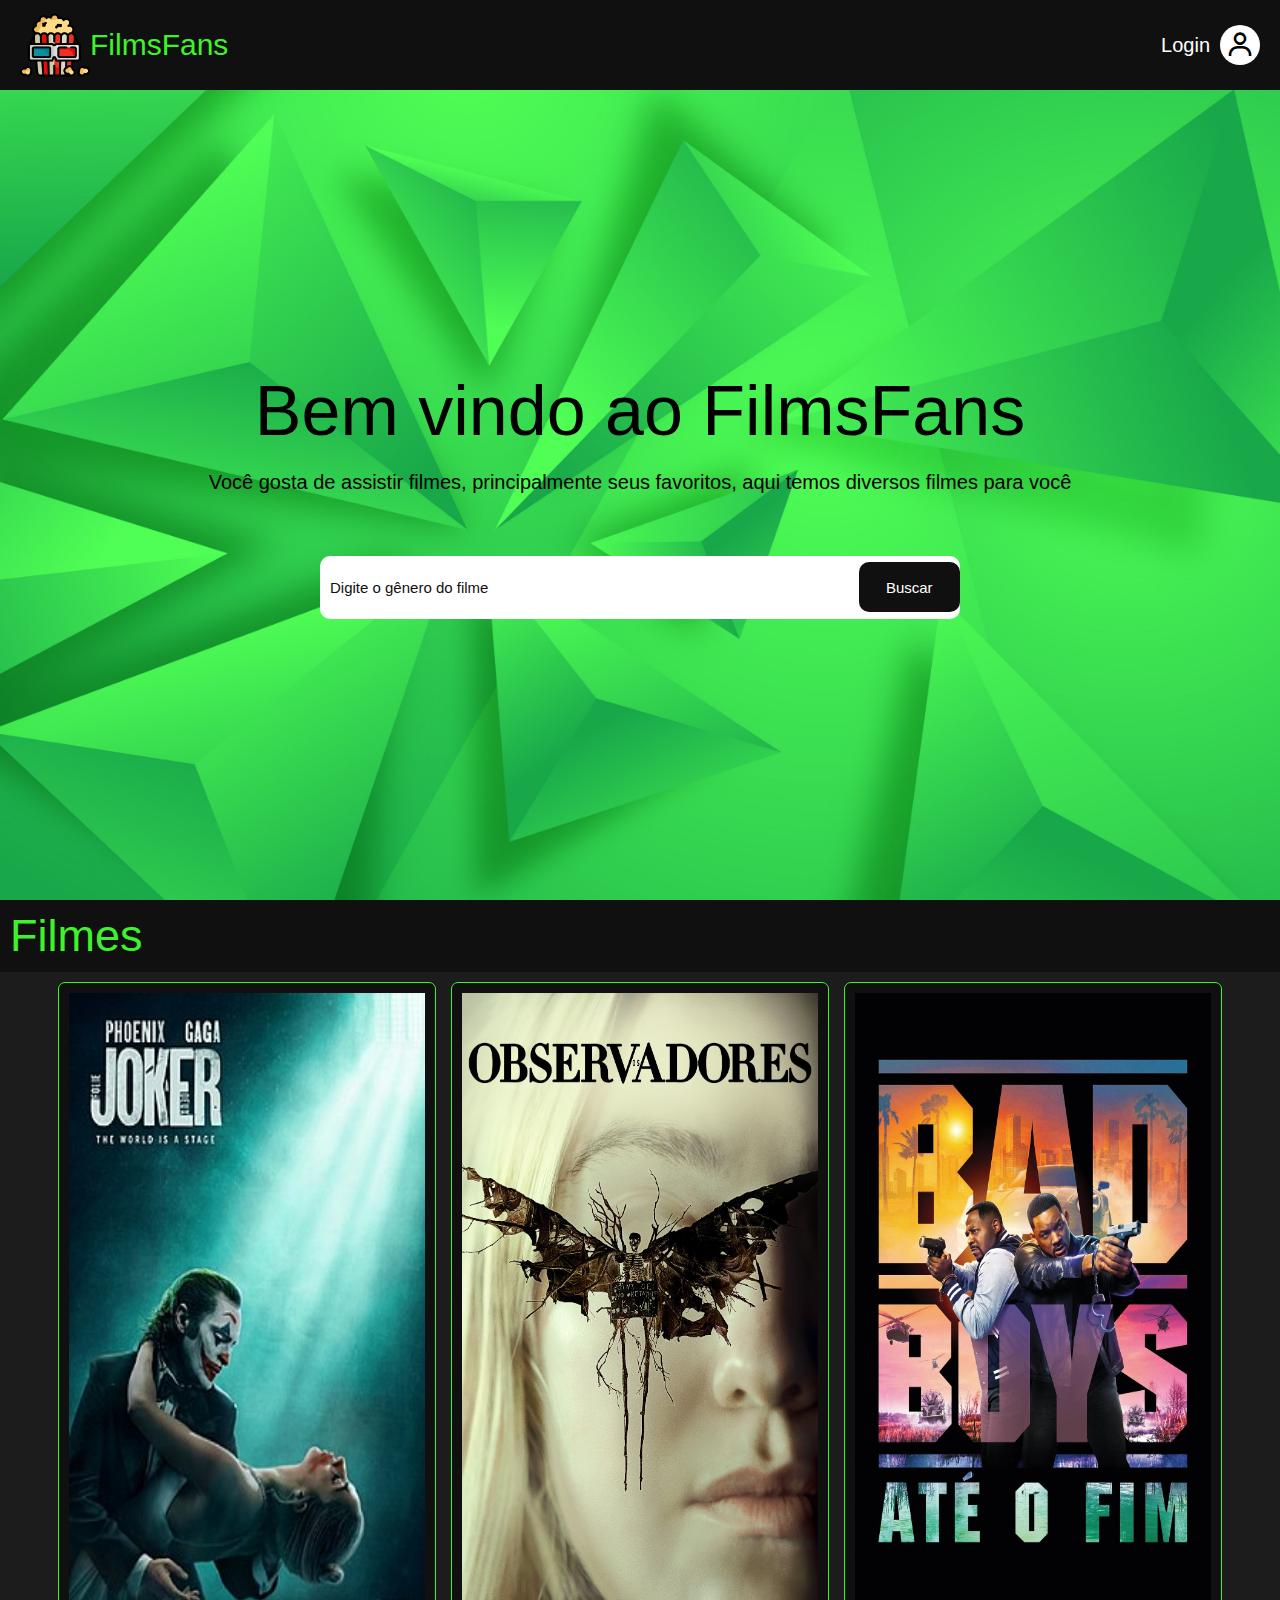
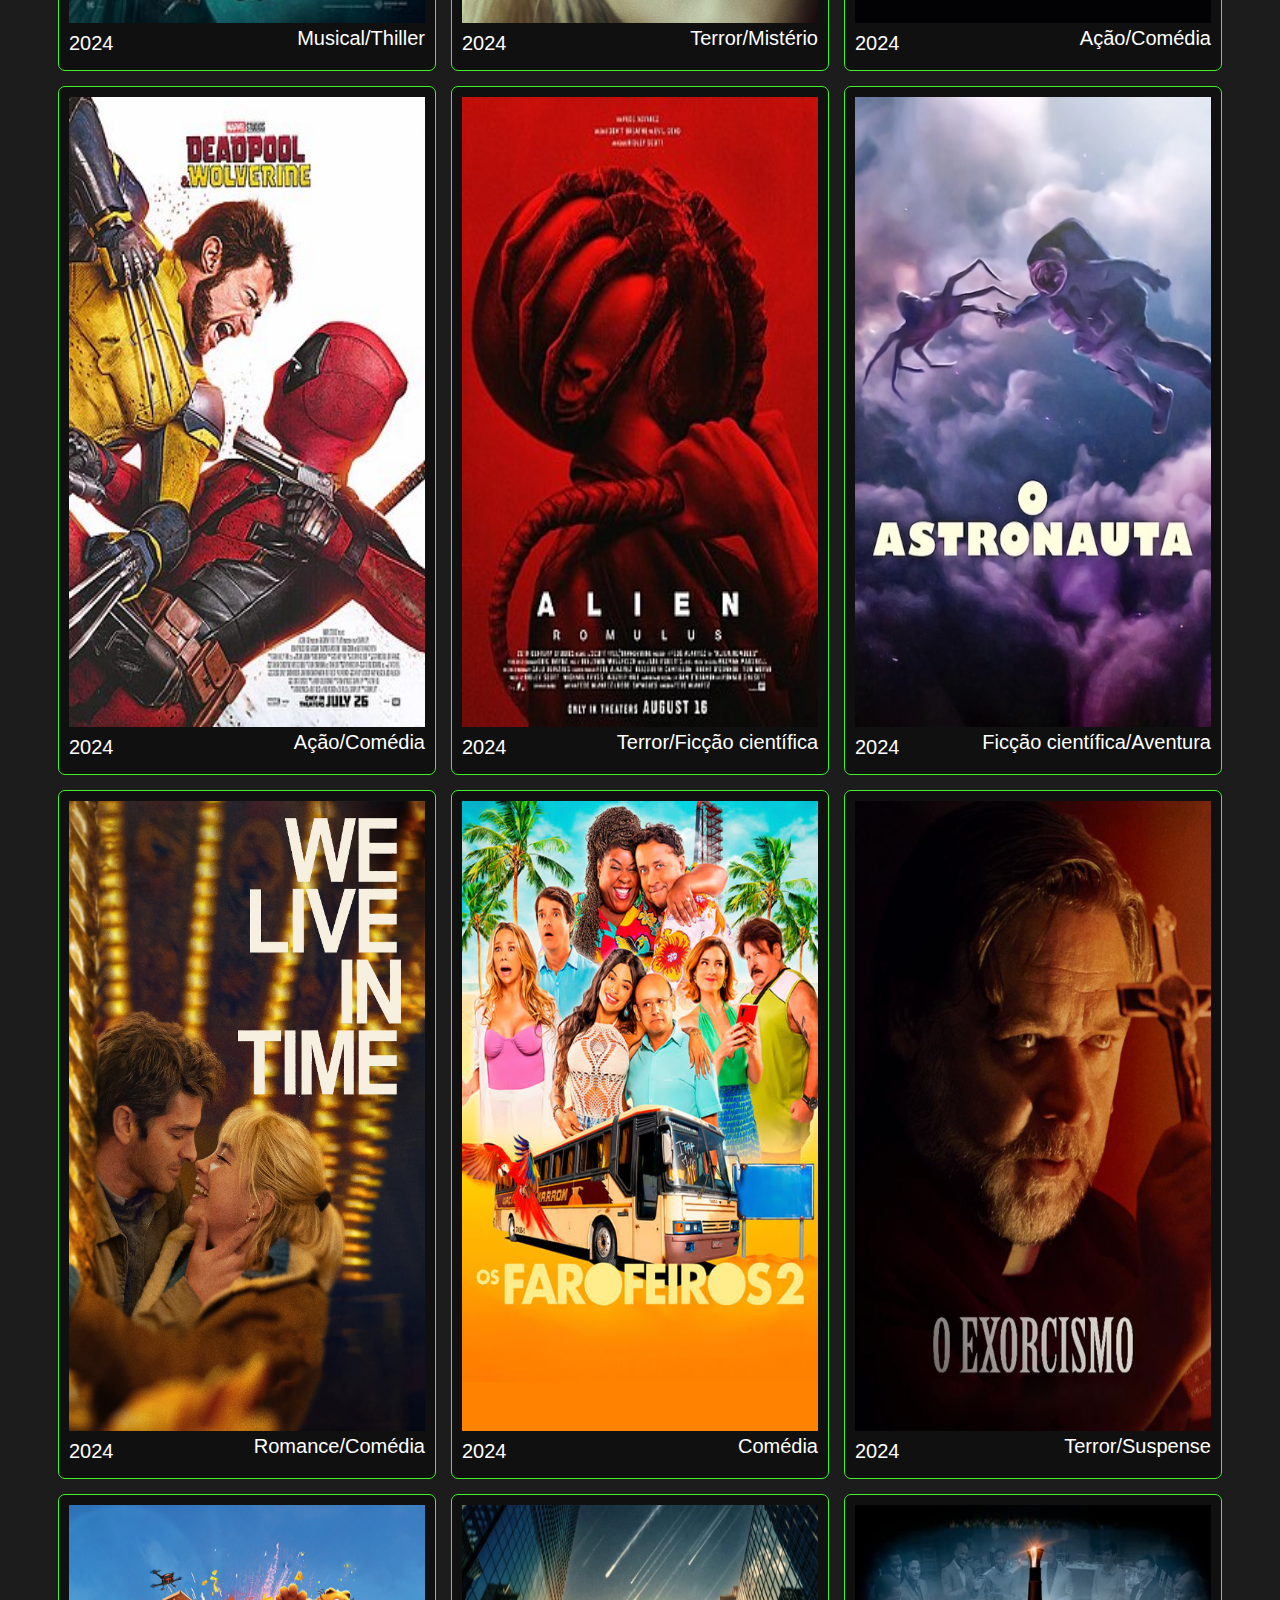
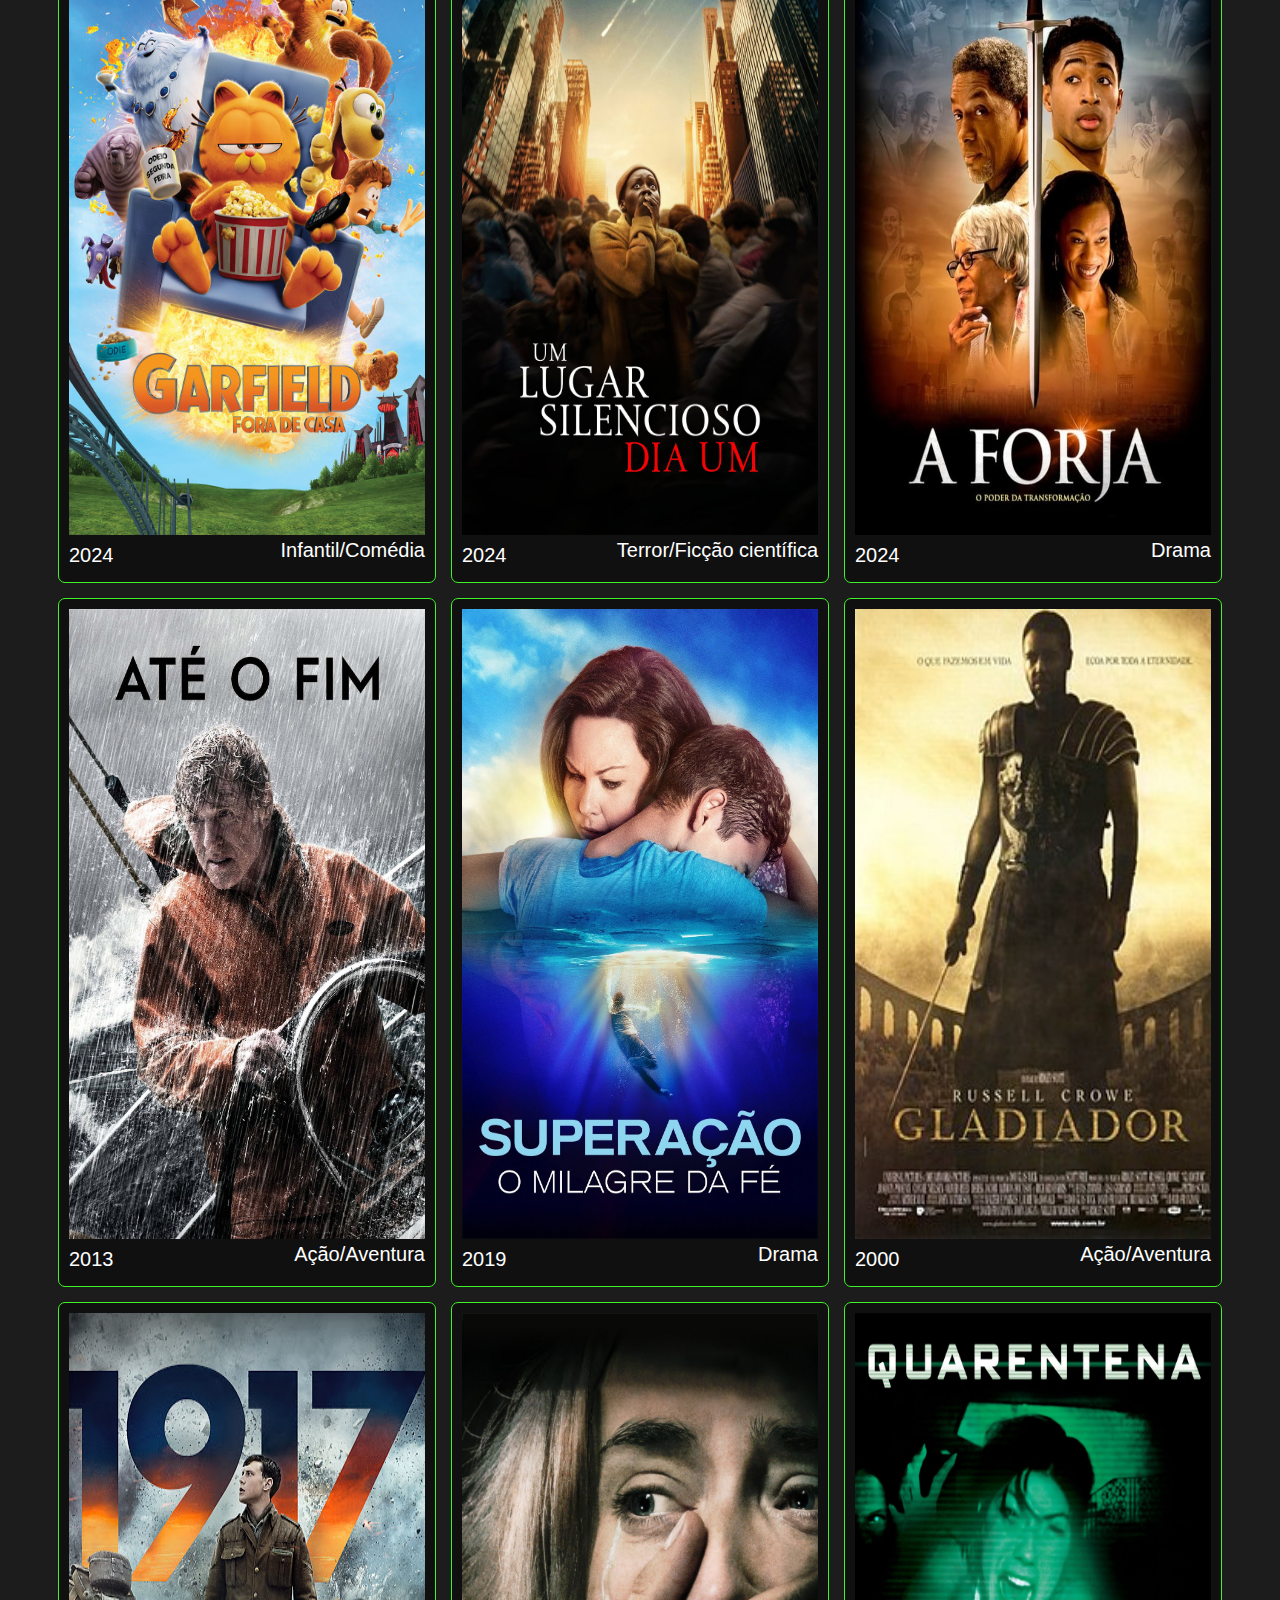
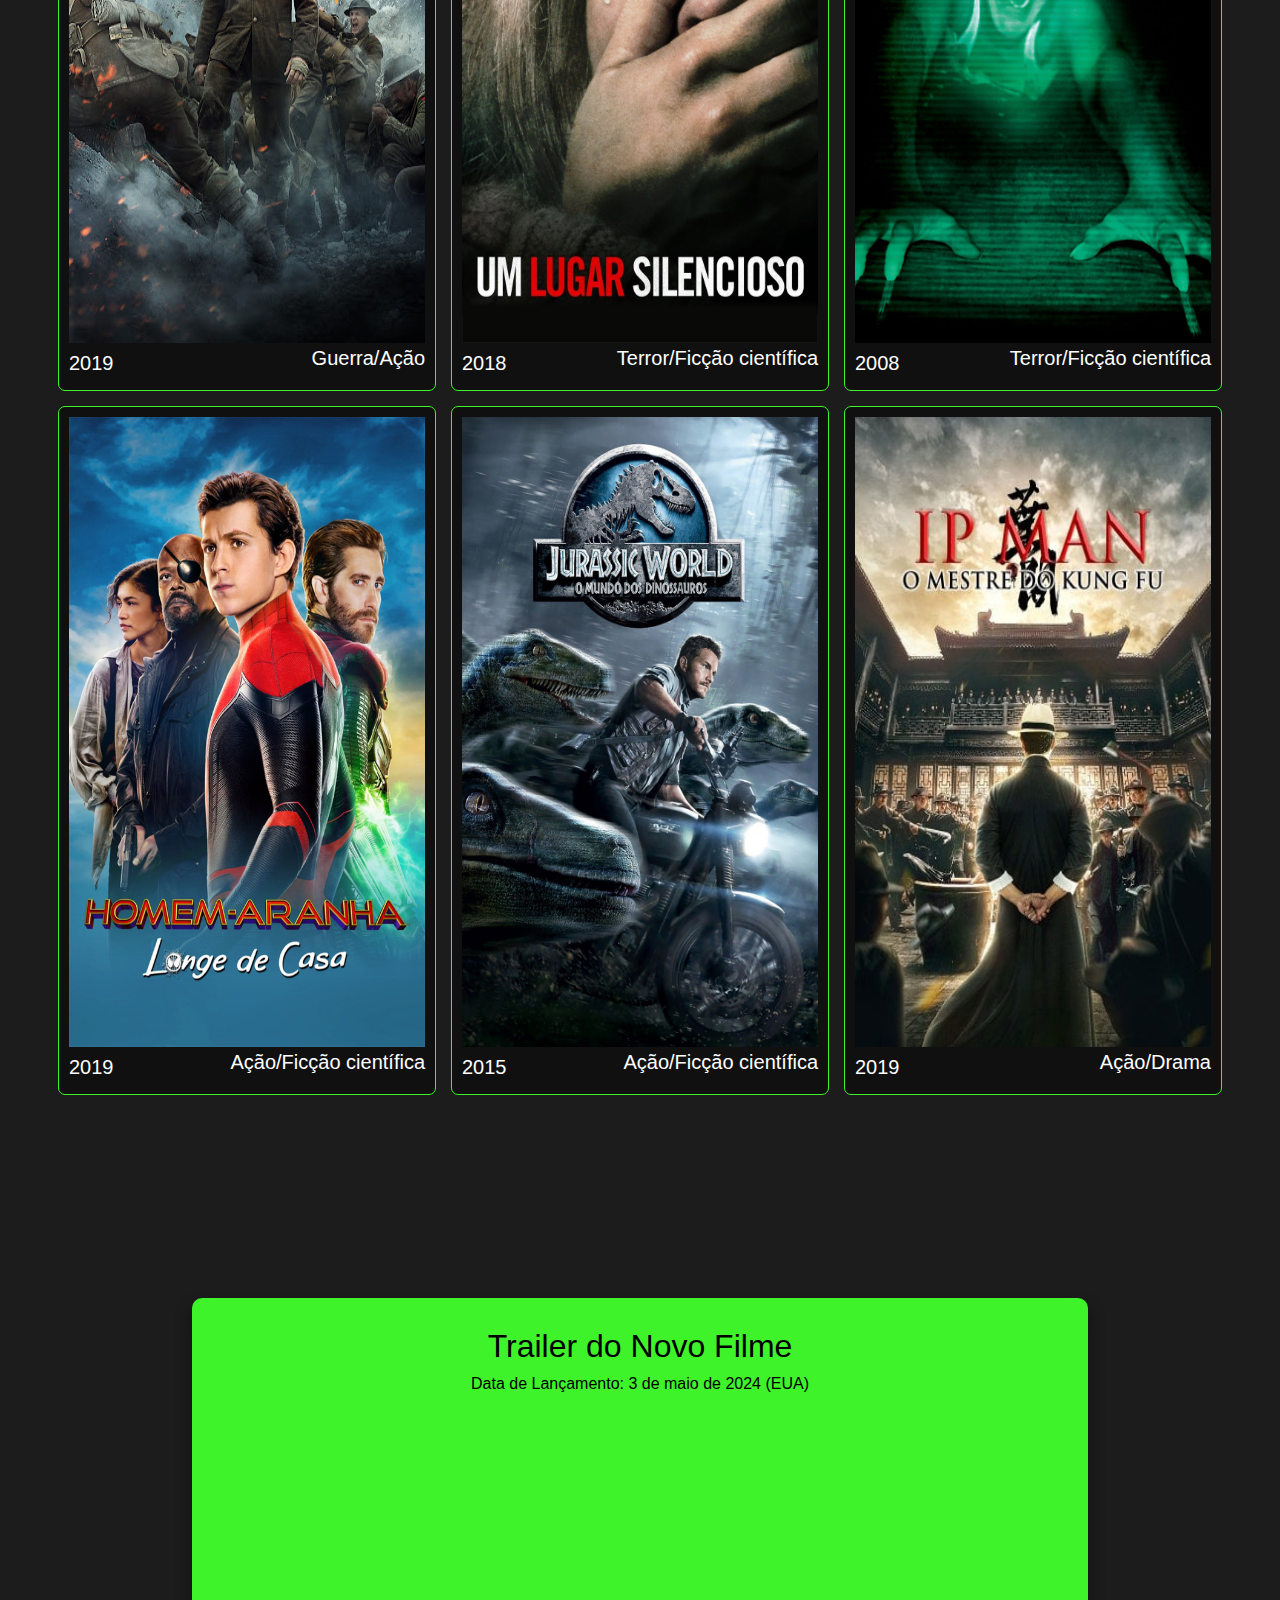
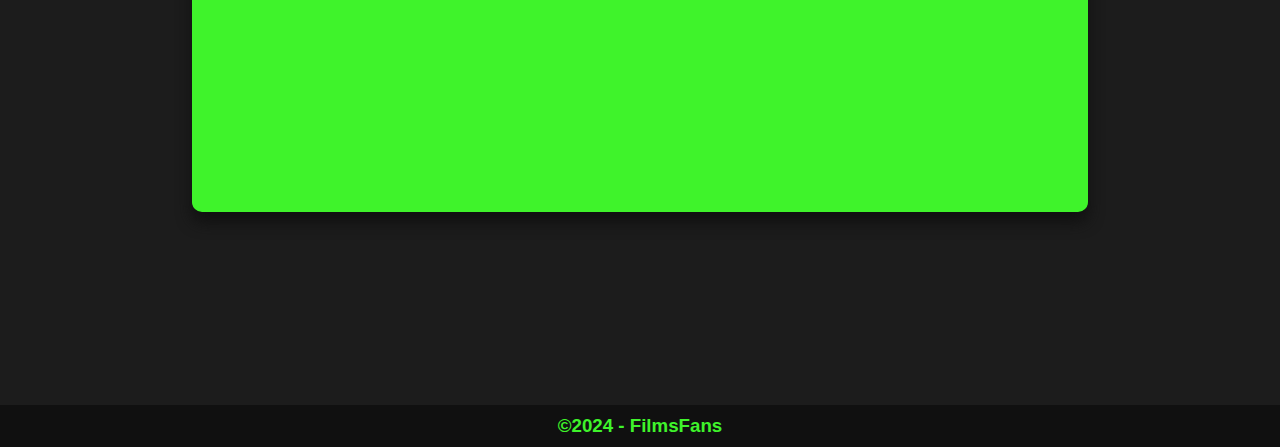
<file: index.html>
<!DOCTYPE html>
<html lang="pt-BR">
<head>
    <meta charset="UTF-8">
    <meta name="viewport" content="width=device-width, initial-scale=1.0">
    <link rel="shortcut icon" href="./Img/pipoca.png" type="image/x-icon">
    <link href='https://unpkg.com/boxicons@2.1.4/css/boxicons.min.css' rel='stylesheet'>
    <link rel="stylesheet" href="style.css">
    <title>Films Fans</title>
</head>
<body>
    <nav class="menu">
        <div class="logo">
            <img src="./Img/pipoca.png" alt="Logo">
            <h3>FilmsFans</h3>
        </div>
        <div class="login">
            <a href="./Page/login.html">Login</a>
            <i class='bx bx-user'></i>
        </div>
    </nav>
    <div class="principal">
        <h1>Bem vindo ao FilmsFans</h1>
        <p>Você gosta de assistir filmes, principalmente seus favoritos, aqui temos diversos filmes para você</p>
        <div class="buscar">
            <input type="text" placeholder="Digite o gênero do filme">
            <button>Buscar</button>
        </div>
    </div>
    <div class="titulo">
        <h2>Filmes</h2>
    </div>
    <div class="filmes">
        <div class="filme">
            <img src="./Img/Filmes/capa_do_filme01.jpg" alt="capa">
            <div class="genero">
                <h4>2024</h4>
                <p>Musical/Thiller</p>
            </div>
        </div>
        <div class="filme">
            <img src="./Img/Filmes/capa_do_filme02.jpg" alt="capa">
            <div class="genero">
                <h4>2024</h4>
                <p>Terror/Mistério</p>
            </div>
        </div>
        <div class="filme">
            <img src="./Img/Filmes/capa_do_filme03.jpg" alt="capa">
            <div class="genero">
                <h4>2024</h4>
                <p>Ação/Comédia</p>
            </div>
        </div>
        <div class="filme">
            <img src="./Img/Filmes/capa_do_filme04.jpg" alt="capa">
            <div class="genero">
                <h4>2024</h4>
                <p>Ação/Comédia</p>
            </div>
        </div>
        <div class="filme">
            <img src="./Img/Filmes/capa_do_filme05.jpg" alt="capa">
            <div class="genero">
                <h4>2024</h4>
                <p>Terror/Ficção científica</p>
            </div>
        </div>
        <div class="filme">
            <img src="./Img/Filmes/capa_do_filme06.jpg" alt="capa">
            <div class="genero">
                <h4>2024</h4>
                <p>Ficção científica/Aventura</p>
            </div>
        </div>
        <div class="filme">
            <img src="./Img/Filmes/capa_do_filme07.jpg" alt="capa">
            <div class="genero">
                <h4>2024</h4>
                <p>Romance/Comédia</p>
            </div>
        </div>
        <div class="filme">
            <img src="./Img/Filmes/capa_do_filme08.jpg" alt="capa">
            <div class="genero">
                <h4>2024</h4>
                <p>Comédia</p>
            </div>
        </div>
        <div class="filme">
            <img src="./Img/Filmes/capa_do_filme09.jpg" alt="capa">
            <div class="genero">
                <h4>2024</h4>
                <p>Terror/Suspense</p>
            </div>
        </div>
        <div class="filme">
            <img src="./Img/Filmes/capa_do_filme10.jpg" alt="capa">
            <div class="genero">
                <h4>2024</h4>
                <p>Infantil/Comédia</p>
            </div>
        </div>
        <div class="filme">
            <img src="./Img/Filmes/capa_do_filme11.jpg" alt="capa">
            <div class="genero">
                <h4>2024</h4>
                <p>Terror/Ficção científica</p>
            </div>
        </div>
        <div class="filme">
            <img src="./Img/Filmes/capa_do_filme12.jpg" alt="capa">
            <div class="genero">
                <h4>2024</h4>
                <p>Drama</p>
            </div>
        </div>
        <div class="filme">
            <img src="./Img/Filmes/capa_do_filme13.jpg" alt="capa">
            <div class="genero">
                <h4>2013</h4>
                <p>Ação/Aventura</p>
            </div>
        </div>
        <div class="filme">
            <img src="./Img/Filmes/capa_do_filme14.jpg" alt="capa">
            <div class="genero">
                <h4>2019</h4>
                <p>Drama</p>
            </div>
        </div>
        <div class="filme">
            <img src="./Img/Filmes/capa_do_filme15.jpg" alt="capa">
            <div class="genero">
                <h4>2000</h4>
                <p>Ação/Aventura</p>
            </div>
        </div>
        <div class="filme">
            <img src="./Img/Filmes/capa_do_filme16.jpg" alt="capa">
            <div class="genero">
                <h4>2019</h4>
                <p>Guerra/Ação</p>
            </div>
        </div>
        <div class="filme">
            <img src="./Img/Filmes/capa_do_filme17.jpg" alt="capa">
            <div class="genero">
                <h4>2018</h4>
                <p>Terror/Ficção científica</p>
            </div>
        </div>
        <div class="filme">
            <img src="./Img/Filmes/capa_do_filme18.jpg" alt="capa">
            <div class="genero">
                <h4>2008</h4>
                <p>Terror/Ficção científica</p>
            </div>
        </div>
        <div class="filme">
            <img src="./Img/Filmes/capa_do_filme19.jpg" alt="capa">
            <div class="genero">
                <h4>2019</h4>
                <p>Ação/Ficção científica</p>
            </div>
        </div>
        <div class="filme">
            <img src="./Img/Filmes/capa_do_filme20.jpg" alt="capa">
            <div class="genero">
                <h4>2015</h4>
                <p>Ação/Ficção científica</p>
            </div>
        </div>
        <div class="filme">
            <img src="./Img/Filmes/capa_do_filme21.jpg" alt="capa">
            <div class="genero">
                <h4>2019</h4>
                <p>Ação/Drama</p>
            </div>
        </div>
    </div>
    <div class="trailer">
        <div class="card">
            <h1>Trailer do Novo Filme</h1>
            <p>Data de Lançamento: 3 de maio de 2024 (EUA)</p>
            <iframe width="670" height="375" src="https://www.youtube.com/embed/FvlXkX0xYP8?si=Mzl2JMX7AbA_2RuZ" title="YouTube video player" frameborder="0" allow="accelerometer; autoplay; clipboard-write; encrypted-media; gyroscope; picture-in-picture; web-share" referrerpolicy="strict-origin-when-cross-origin" allowfullscreen></iframe>
        </div>
    </div>
    <div class="copyright">
        <h3>&copy;2024 - FilmsFans</h3>
    </div>
</body>
</html>
</file>
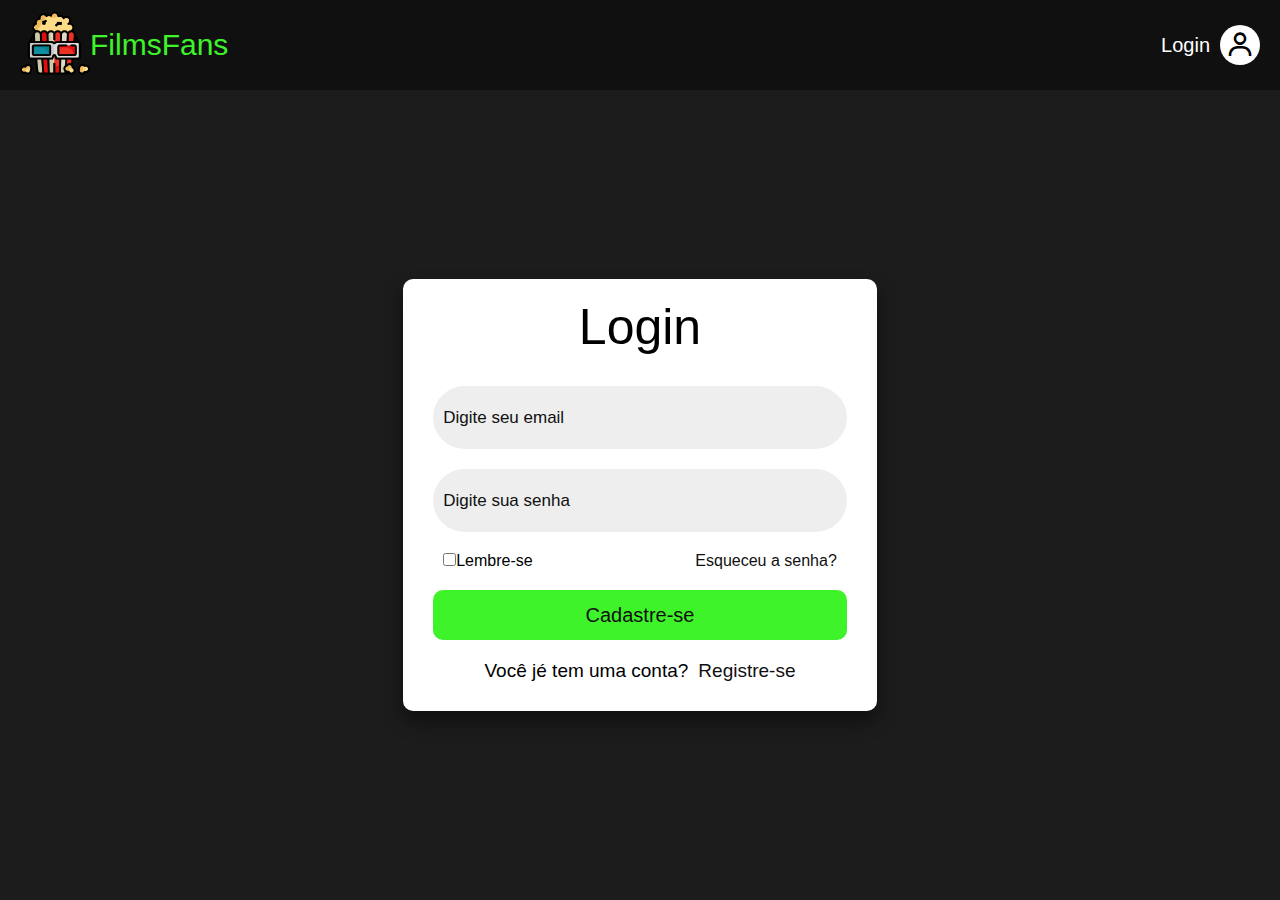
<file: Page/login.html>
<!DOCTYPE html>
<html lang="pt-BR">
<head>
    <meta charset="UTF-8">
    <meta name="viewport" content="width=device-width, initial-scale=1.0">
    <link rel="shortcut icon" href="../Img/pipoca.png" type="image/x-icon">
    <link href='https://unpkg.com/boxicons@2.1.4/css/boxicons.min.css' rel='stylesheet'>
    <link rel="stylesheet" href="./login.css">
    <title>FilmsFans</title>
</head>
<body>
    <nav class="menu">
        <div class="logo">
            <a href="../index.html"><img src="../Img/pipoca.png" alt="Logo"></a>
            <h3>FilmsFans</h3>
        </div>
        <div class="login">
            <a href="#">Login</a>
            <i class='bx bx-user'></i>
        </div>
    </nav>
    <div class="registro">
        <div class="card">
            <h1>Login</h1>
            <div class="info">
                <input type="email" name="email" placeholder="Digite seu email" id="email">
                <input type="password" name="senha" placeholder="Digite sua senha" id="senha">
            </div>
            <div class="lembre">
                <label for="#"><input type="checkbox">Lembre-se</label>
                <a href="#">Esqueceu a senha?</a>
            </div>
            <button onclick="cadastro()">Cadastre-se</button>
            <div class="conta">
                <p>Você jé tem uma conta?</p>
                <a href="#">Registre-se</a>
            </div>
        </div>
    </div>
    <script src="./login.js"></script>
</body>
</html>
</file>
<file: style.css>
*{
    margin: 0;
    padding: 0;
    box-sizing: border-box;
    font-family: Arial, Helvetica, sans-serif;
}

/*-----Cores-----*/
:root{
    --black: #101010;
    --gray: #1c1c1c;
    --white: #ffffff;
    --green: #3FF32B;
}

body{
    background-color: var(--black);
}

/*-----Menu-----*/
.menu{
    width: 100%;
    height: 10vh;
    display: flex;
    align-items: center;
    justify-content: space-between;
    padding: 20px;
}

/*-----Logo-----*/
.logo{
    display: flex;
    align-items: center;
    justify-content: left;
}

.logo img{
    width: 70px;
    height: 70px;
}

.logo h3{
    font-size: 30px;
    font-weight: 400;
    color: var(--green);
}

/*-----Login-----*/
.login{
    display: flex;
    align-items: center;
    justify-content: right;
    gap: 10px;
}

.login i{
    width: 40px;
    height: 40px;
    display: flex;
    align-items: center;
    justify-content: center;
    background-color: var(--white);
    font-size: 30px;
    border-radius: 50px;
}

.login a{
    color: var(--white);
    text-decoration: none;
    font-size: 20px;
}

/*-----Principal-----*/
.principal{
    width: 100%;
    height: 90vh;
    display: flex;
    align-items: center;
    justify-content: center;
    flex-direction: column;
    background-image: url(./Img/background_green.jpg);
    background-position: center;
    background-size: cover;
}

.principal h1{
    font-size: 70px;
    font-weight: 400;
    margin-bottom: 20px;
}

.principal p{
    font-size: 20px;
}

/*-----Buscar-----*/
.buscar{
    width: 50%;
    height: 7vh;
    margin-top: 4%;
    display: flex;
    align-items: center;
    justify-content: center;
    background-color: var(--white);
    border-radius: 10px;
}

.buscar input{
    width: 90%;
    height: 100%;
    border: none;
    outline: none;
    color: var(--black);
    background-color: transparent;
    padding: 0px 10px;
    font-size: 15px;
}

.buscar input::placeholder{
    color: var(--black);
}

.buscar button{
    width: 17%;
    height: 50px;
    border: none;
    outline: none;
    border-radius: 10px;
    background-color: var(--black);
    color: var(--white);
    cursor: pointer;
    font-size: 15px;
}

/*-----Titulo-----*/
.titulo{
    width: 100%;
    padding: 10px;
    font-size: 30px;
    color: var(--green);
}

.titulo h2{
    font-weight: 400;
}

/*-----Filmes-----*/
.filmes{
    width: 100%;
    display: flex;
    align-items: center;
    justify-content: center;
    flex-wrap: wrap;
    gap: 15px;
    background-color: var(--gray);
    padding: 10px;
}

.filme{
    width: 30%;
    padding: 10px;
    border-radius: 7px;
    background-color: var(--black);
    border: 1px solid var(--green);
}

.filme img{
    width: 100%;
    height: 70vh;
}

.filme h4, p{
    font-weight: 400;
}

.genero{
    width: 100%;
    display: flex;
    align-items: center;
    justify-content: space-between;
    color: var(--white);
    font-size: 20px;
}

/*-----Trailer-----*/
.trailer{
    width: 100%;
    height: 100vh;
    display: flex;
    align-items: center;
    justify-content: center;
    background-color: var(--gray);
}

.card{
    width: 70%;
    text-align: center;
    padding: 30px;
    border-radius: 10px;
    background-color: var(--green);
    box-shadow: 0px 10px 15px 0px var(--black);
}

.card h1, p{
    font-weight: 400;
    margin-bottom: 10px;
}

/*-----Copyright-----*/
.copyright{
    width: 100%;
    padding: 10px;
    display: flex;
    align-items: center;
    justify-content: center;
    color: var(--green);
}

/*-----Responsivo-----*/
@media screen and (max-width: 768px) {
    .principal h1{
        font-size: 40px;
    }

    .principal p{
        width: 90%;
        font-size: 17px;
        text-align: center;
    }

    .buscar{
        width: 90%;
    }

    .filme{
        width: 98%;
    }

    .card{
        width: 90%;
        padding: 5px;
    }

    iframe{
        width: 100%;
        height: 50vh;
        object-fit: cover;
    }
}
</file>
<file: Page/login.css>
*{
    margin: 0;
    padding: 0;
    box-sizing: border-box;
    font-family: Arial, Helvetica, sans-serif;
}

/*-----Cores-----*/
:root{
    --black: #101010;
    --gray: #1c1c1c;
    --white: #ffffff;
    --green: #3FF32B;
}

body{
    background-color: var(--gray);
}

/*-----Menu-----*/
.menu{
    width: 100%;
    height: 10vh;
    display: flex;
    align-items: center;
    justify-content: space-between;
    background-color: var(--black);
    padding: 20px;
}

/*-----Logo-----*/
.logo{
    display: flex;
    align-items: center;
    justify-content: left;
}

.logo img{
    width: 70px;
    height: 70px;
}

.logo h3{
    font-size: 30px;
    font-weight: 400;
    color: var(--green);
}

/*-----Login-----*/
.login{
    display: flex;
    align-items: center;
    justify-content: right;
    gap: 10px;
}

.login i{
    width: 40px;
    height: 40px;
    display: flex;
    align-items: center;
    justify-content: center;
    background-color: var(--white);
    font-size: 30px;
    border-radius: 50px;
}

.login a{
    color: var(--white);
    text-decoration: none;
    font-size: 20px;
}

/*-----Registro-----*/
.registro{
    width: 100%;
    height: 90vh;
    display: flex;
    align-items: center;
    justify-content: center;
}

.card{
    width: 37%;
    padding: 19px 30px;
    border-radius: 10px;
    background-color: var(--white);
    box-shadow: 0px 10px 17px 0px var(--black);
}

.card h1{
    text-align: center;
    font-size: 50px;
    font-weight: 400;
    margin-bottom: 20px;
}

.card button{
    width: 100%;
    height: 50px;
    border: none;
    border-radius: 10px;
    background-color: var(--green);
    color: var(--black);
    font-size: 20px;
    cursor: pointer;
    margin-top: 10px;
}

/*-----Info-----*/
.info{
    width: 100%;
}

.info input{
    width: 100%;
    height: 7vh;
    border: none;
    outline: none;
    border-radius: 50px;
    background-color: #EEEEEE;
    color: var(--black);
    padding: 0px 10px;
    margin-top: 10px;
    margin-bottom: 10px;
    font-size: 17px;
}

.info input::placeholder{
    color: var(--black);
}

/*-----Lembre-----*/
.lembre{
    width: 100%;
    display: flex;
    align-items: center;
    justify-content: space-between;
    padding: 10px;
}

.lembre a{
    color: var(--black);
    text-decoration: none;
}

/*-----Conta-----*/
.conta{
    width: 100%;
    display: flex;
    align-items: center;
    justify-content: center;
    gap: 10px;
    padding: 10px;
    font-size: 19px;
    margin-top: 10px;
}

.conta a{
    color: var(--black);
    text-decoration: none;
    transition-duration: 0.5s;
}

.conta a:hover{
    color: var(--green);
}

/*-----Responsivo-----*/
@media screen and (max-width: 768px) {
    .card{
        width: 90%;
    }
}
</file>
